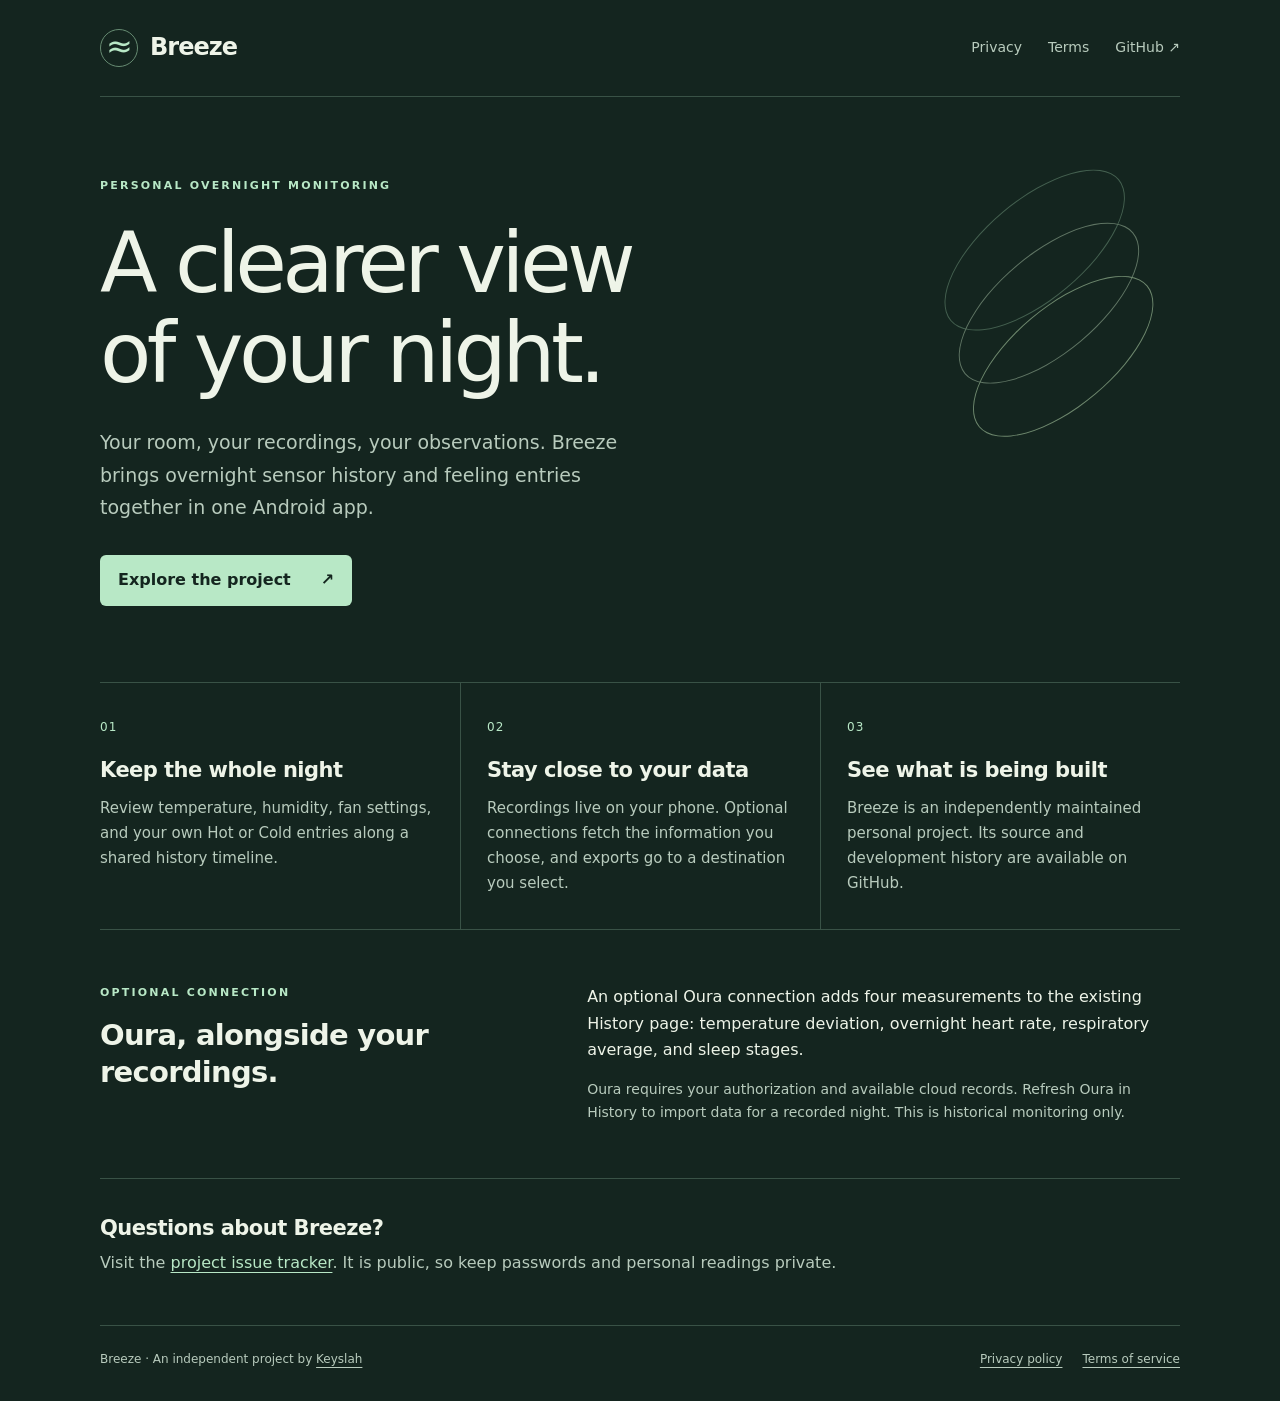
<file: index.html>
<!doctype html>
<html lang="en">
<head>
  <meta charset="utf-8">
  <meta name="viewport" content="width=device-width, initial-scale=1">
  <meta name="description" content="Breeze is a personal Android app for overnight recordings, sensor history, and feeling entries. Learn about the project, privacy, and terms.">
  <meta name="theme-color" content="#14251f">
  <meta name="referrer" content="no-referrer">
  <title>Breeze · A clearer view of your night</title>
  <link rel="stylesheet" href="styles.css">
</head>
<body>
  <a class="skip" href="#main">Skip to content</a>
  <div class="shell">
    <header class="site-header">
      <a class="brand" href="./" aria-current="page"><span class="brand-mark" aria-hidden="true">≈</span>Breeze</a>
      <nav aria-label="Main navigation"><a href="privacy.html">Privacy</a><a href="terms.html">Terms</a><a href="https://github.com/Keyslah/Breeze">GitHub ↗</a></nav>
    </header>
    <main id="main">
      <section class="hero" aria-labelledby="intro">
        <p class="eyebrow">PERSONAL OVERNIGHT MONITORING</p>
        <h1 id="intro">A clearer view<br>of your night.</h1>
        <p class="lede">Your room, your recordings, your observations. Breeze brings overnight sensor history and feeling entries together in one Android app.</p>
        <a class="button" href="https://github.com/Keyslah/Breeze">Explore the project <span aria-hidden="true">↗</span></a>
        <div class="night-lines" aria-hidden="true"><span></span><span></span><span></span></div>
      </section>
      <section class="feature-grid" aria-label="About Breeze">
        <article class="feature"><span class="feature-number">01</span><h2>Keep the whole night</h2><p>Review temperature, humidity, fan settings, and your own Hot or Cold entries along a shared history timeline.</p></article>
        <article class="feature"><span class="feature-number">02</span><h2>Stay close to your data</h2><p>Recordings live on your phone. Optional connections fetch the information you choose, and exports go to a destination you select.</p></article>
        <article class="feature"><span class="feature-number">03</span><h2>See what is being built</h2><p>Breeze is an independently maintained personal project. Its source and development history are available on GitHub.</p></article>
      </section>
      <section class="oura-note" aria-labelledby="oura-title">
        <div><p class="eyebrow">OPTIONAL CONNECTION</p><h2 id="oura-title">Oura, alongside your recordings.</h2></div>
        <div><p>An optional Oura connection adds four measurements to the existing History page: temperature deviation, overnight heart rate, respiratory average, and sleep stages.</p><p class="muted">Oura requires your authorization and available cloud records. Refresh Oura in History to import data for a recorded night. This is historical monitoring only.</p></div>
      </section>
      <section class="contact" aria-labelledby="contact-title"><h2 id="contact-title">Questions about Breeze?</h2><p>Visit the <a href="https://github.com/Keyslah/Breeze/issues">project issue tracker</a>. It is public, so keep passwords and personal readings private.</p></section>
    </main>
    <footer><span>Breeze · An independent project by <a href="https://github.com/Keyslah">Keyslah</a></span><div><a href="privacy.html">Privacy policy</a><a href="terms.html">Terms of service</a></div></footer>
  </div>
</body>
</html>
</file>
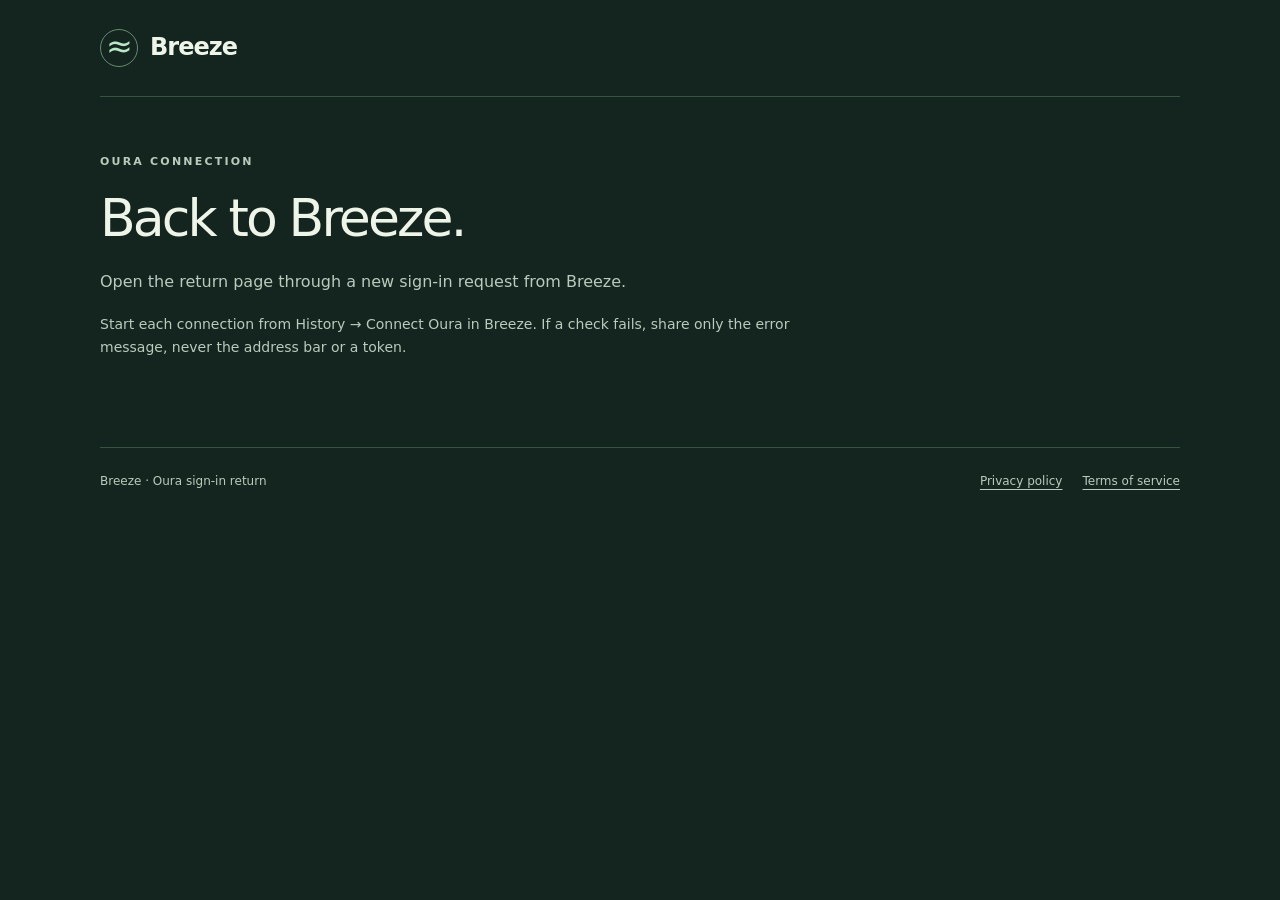
<file: oura-callback.html>
<!doctype html>
<html lang="en">
<head>
  <meta charset="utf-8">
  <meta name="viewport" content="width=device-width, initial-scale=1">
  <meta name="referrer" content="no-referrer">
  <meta name="robots" content="noindex, nofollow">
  <meta http-equiv="Content-Security-Policy" content="default-src 'none'; script-src 'sha256-k+HaX6GYrc3Y58KvjWxyefi1h1cF9XRH7ykNKC5QBnU='; style-src 'self'; connect-src 'none'; base-uri 'none'; form-action 'none'; object-src 'none'; frame-src 'none'; worker-src 'none'">
  <meta name="theme-color" content="#14251f">
  <title>Return to Breeze · Oura sign-in</title>
  <link rel="stylesheet" href="styles.css">
</head>
<body>
  <div class="shell">
    <header class="site-header"><a class="brand" href="./"><span class="brand-mark" aria-hidden="true">≈</span>Breeze</a></header>
    <main class="legal">
      <p class="eyebrow">OURA CONNECTION</p>
      <h1>Back to Breeze.</h1>
      <p id="callback-status" role="status" aria-live="polite">Preparing the return to Breeze…</p>
      <button id="return-to-breeze" class="button" type="button" hidden>Return to Breeze ↗</button>
      <noscript><p>JavaScript is required to return the sign-in response to Breeze. Close this tab, enable JavaScript, and start again from Breeze. Do not copy or share the address bar.</p></noscript>
      <p class="muted">Start each connection from History → Connect Oura in Breeze. If a check fails, share only the error message, never the address bar or a token.</p>
    </main>
    <footer><span>Breeze · Oura sign-in return</span><div><a href="privacy.html">Privacy policy</a><a href="terms.html">Terms of service</a></div></footer>
  </div>
  <script src="oura-callback.js?v=93e1da5fa198adcd" integrity="sha256-k+HaX6GYrc3Y58KvjWxyefi1h1cF9XRH7ykNKC5QBnU=" crossorigin="anonymous"></script>
</body>
</html>
</file>
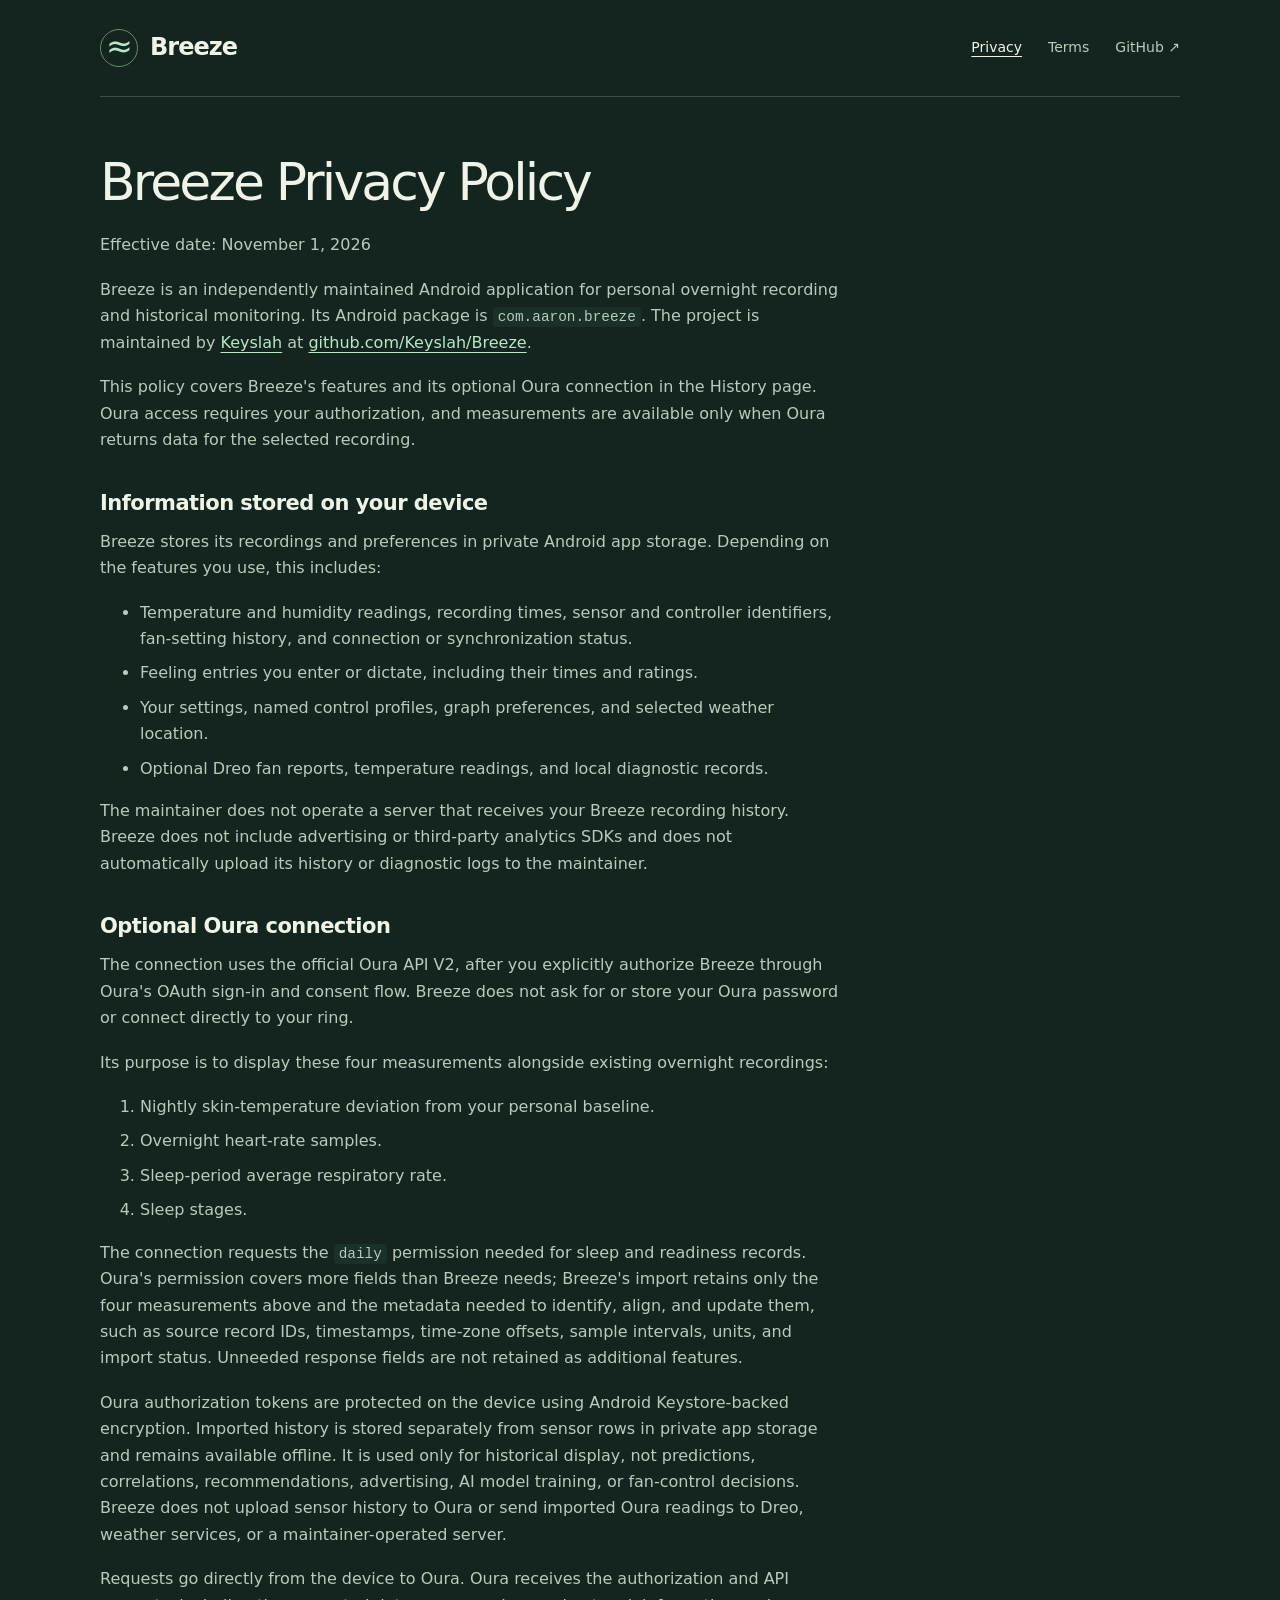
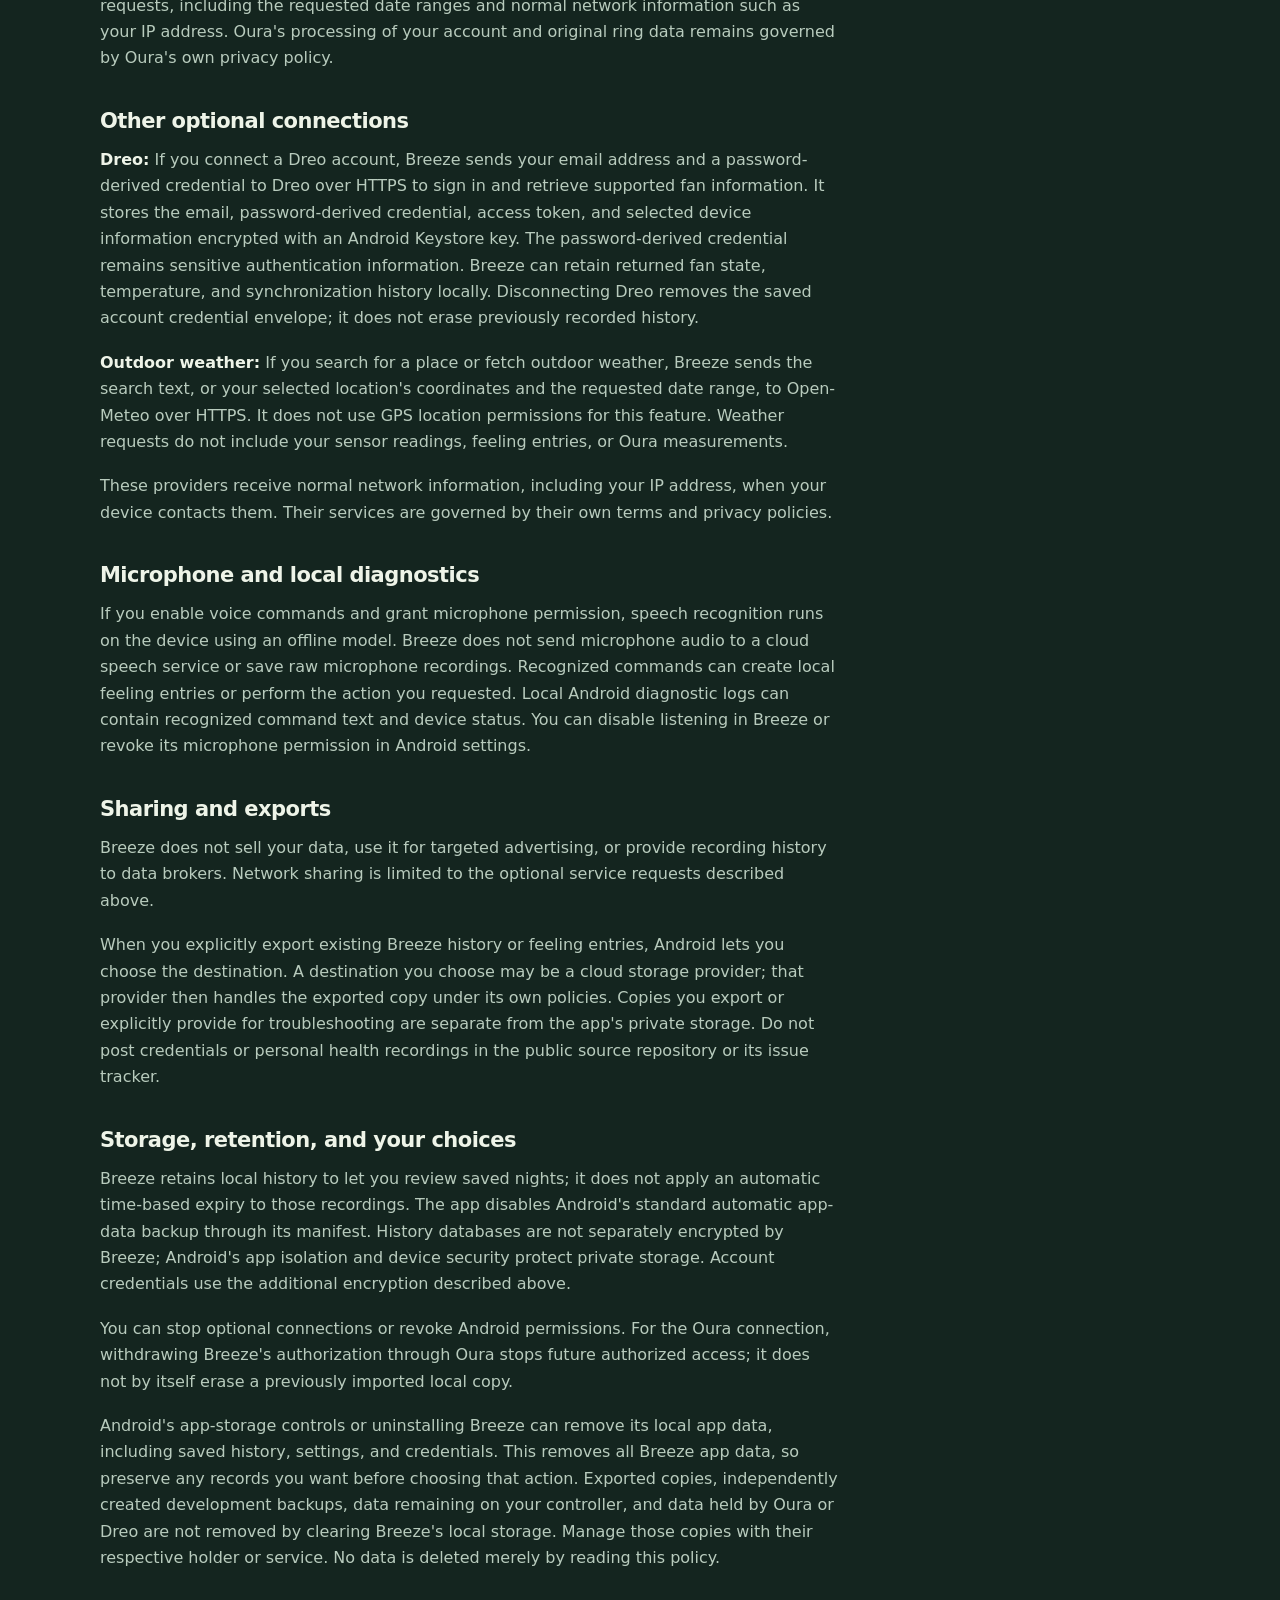
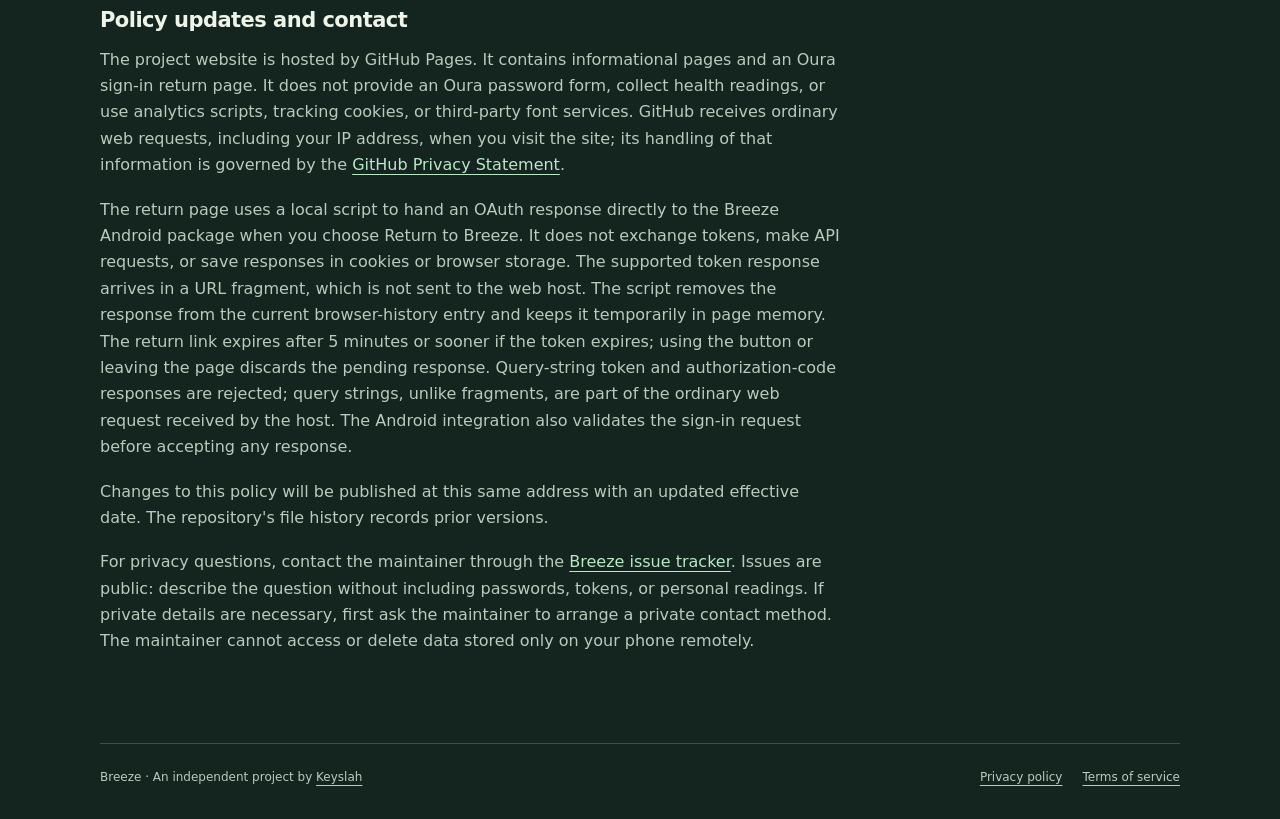
<file: privacy.html>
<!doctype html>
<html lang="en">
<head>
  <meta charset="utf-8">
  <meta name="viewport" content="width=device-width, initial-scale=1">
  <meta name="description" content="Privacy policy for the Breeze Android application and project website.">
  <meta name="theme-color" content="#14251f">
  <meta name="referrer" content="no-referrer">
  <title>Privacy policy · Breeze</title>
  <link rel="stylesheet" href="styles.css">
</head>
<body>
  <a class="skip" href="#main">Skip to content</a>
  <div class="shell">
    <header class="site-header">
      <a class="brand" href="./"><span class="brand-mark" aria-hidden="true">≈</span>Breeze</a>
      <nav aria-label="Main navigation"><a href="privacy.html" aria-current="page">Privacy</a><a href="terms.html">Terms</a><a href="https://github.com/Keyslah/Breeze">GitHub ↗</a></nav>
    </header>
    <main id="main" class="legal">
<h1>Breeze Privacy Policy</h1>
<p>Effective date: November 1, 2026</p>
<p>Breeze is an independently maintained Android application for personal overnight
recording and historical monitoring. Its Android package is <code>com.aaron.breeze</code>.
The project is maintained by <a href="https://github.com/Keyslah">Keyslah</a> at
<a href="https://github.com/Keyslah/Breeze">github.com/Keyslah/Breeze</a>.</p>
<p>This policy covers Breeze's features and its optional Oura connection in the
History page. Oura access requires your authorization, and measurements are
available only when Oura returns data for the selected recording.</p>
<h2>Information stored on your device</h2>
<p>Breeze stores its recordings and preferences in private Android app storage.
Depending on the features you use, this includes:</p>
<ul>
<li>Temperature and humidity readings, recording times, sensor and controller
identifiers, fan-setting history, and connection or synchronization status.</li>
<li>Feeling entries you enter or dictate, including their times and ratings.</li>
<li>Your settings, named control profiles, graph preferences, and selected weather
location.</li>
<li>Optional Dreo fan reports, temperature readings, and local diagnostic records.</li>
</ul>
<p>The maintainer does not operate a server that receives your Breeze recording
history. Breeze does not include advertising or third-party analytics SDKs and
does not automatically upload its history or diagnostic logs to the maintainer.</p>
<h2>Optional Oura connection</h2>
<p>The connection uses the official Oura API V2, after you explicitly
authorize Breeze through Oura's OAuth sign-in and consent flow. Breeze does not
ask for or store your Oura password or connect directly to your ring.</p>
<p>Its purpose is to display these four measurements alongside existing overnight
recordings:</p>
<ol>
<li>Nightly skin-temperature deviation from your personal baseline.</li>
<li>Overnight heart-rate samples.</li>
<li>Sleep-period average respiratory rate.</li>
<li>Sleep stages.</li>
</ol>
<p>The connection requests the <code>daily</code> permission needed for sleep and
readiness records. Oura's permission covers more fields than Breeze needs;
Breeze's import retains only the four measurements above and the metadata
needed to identify, align, and update them, such as source record IDs, timestamps,
time-zone offsets, sample intervals, units, and import status. Unneeded response
fields are not retained as additional features.</p>
<p>Oura authorization tokens are protected on the device using Android
Keystore-backed encryption. Imported history is stored separately from
sensor rows in private app storage and remains available offline. It is
used only for historical display, not predictions, correlations,
recommendations, advertising, AI model training, or fan-control decisions.
Breeze does not upload sensor history to Oura or send imported Oura readings to
Dreo, weather services, or a maintainer-operated server.</p>
<p>Requests go directly from the device to Oura. Oura receives the
authorization and API requests, including the requested date ranges and normal
network information such as your IP address. Oura's processing of your account
and original ring data remains governed by Oura's own privacy policy.</p>
<h2>Other optional connections</h2>
<p><strong>Dreo:</strong> If you connect a Dreo account, Breeze sends your email address and a
password-derived credential to Dreo over HTTPS to sign in and retrieve supported
fan information. It stores the email, password-derived credential, access token,
and selected device information encrypted with an Android Keystore key. The
password-derived credential remains sensitive authentication information.
Breeze can retain returned fan state, temperature, and synchronization history
locally. Disconnecting Dreo removes the saved account credential envelope; it
does not erase previously recorded history.</p>
<p><strong>Outdoor weather:</strong> If you search for a place or fetch outdoor weather, Breeze
sends the search text, or your selected location's coordinates and the requested
date range, to Open-Meteo over HTTPS. It does not use GPS location permissions
for this feature. Weather requests do not include your sensor readings, feeling
entries, or Oura measurements.</p>
<p>These providers receive normal network information, including your IP address,
when your device contacts them. Their services are governed by their own terms
and privacy policies.</p>
<h2>Microphone and local diagnostics</h2>
<p>If you enable voice commands and grant microphone permission, speech recognition
runs on the device using an offline model. Breeze does not send microphone audio
to a cloud speech service or save raw microphone recordings. Recognized commands
can create local feeling entries or perform the action you requested. Local
Android diagnostic logs can contain recognized command text and device status.
You can disable listening in Breeze or revoke its microphone permission in
Android settings.</p>
<h2>Sharing and exports</h2>
<p>Breeze does not sell your data, use it for targeted advertising, or provide
recording history to data brokers. Network sharing is limited to the optional
service requests described above.</p>
<p>When you explicitly export existing Breeze history or feeling entries, Android
lets you choose the destination. A destination you choose may be a cloud storage
provider; that provider then handles the exported copy under its own policies.
Copies you export or explicitly provide for troubleshooting are separate from
the app's private storage. Do not post credentials or personal health recordings
in the public source repository or its issue tracker.</p>
<h2>Storage, retention, and your choices</h2>
<p>Breeze retains local history to let you review saved nights; it does not apply
an automatic time-based expiry to those recordings. The app disables Android's
standard automatic app-data backup through its manifest. History databases are
not separately encrypted by Breeze; Android's app isolation and device security
protect private storage. Account credentials use the additional encryption
described above.</p>
<p>You can stop optional connections or revoke Android permissions. For the
Oura connection, withdrawing Breeze's authorization through Oura stops future
authorized access; it does not by itself erase a previously imported local copy.</p>
<p>Android's app-storage controls or uninstalling Breeze can remove its local app
data, including saved history, settings, and credentials. This removes all
Breeze app data, so preserve any records you want before choosing that action.
Exported copies, independently created development backups, data remaining on
your controller, and data held by Oura or Dreo are not removed by clearing
Breeze's local storage. Manage those copies with their respective holder or
service. No data is deleted merely by reading this policy.</p>
<h2>Policy updates and contact</h2>
<p>The project website is hosted by GitHub Pages. It contains informational pages
and an Oura sign-in return page. It does not provide an Oura password form, collect health readings, or use
analytics scripts, tracking cookies, or third-party font services. GitHub
receives ordinary web requests, including your IP address, when you visit the
site; its handling of that information is governed by the
<a href="https://docs.github.com/en/site-policy/privacy-policies/github-general-privacy-statement">GitHub Privacy Statement</a>.</p>
<p>The return page uses a local script to hand an OAuth response directly to the
Breeze Android package when you choose Return to Breeze. It does not exchange
tokens, make API requests, or save responses in cookies or browser storage.
The supported token response arrives in a URL fragment, which is not sent to
the web host. The script removes the response from the current browser-history
entry and keeps it temporarily in page memory. The return link expires after
5 minutes or sooner if the token expires; using the button or leaving the page
discards the pending response. Query-string token and authorization-code
responses are rejected; query strings, unlike fragments, are part of the
ordinary web request received by the host. The Android integration also
validates the sign-in request before accepting any response.</p>
<p>Changes to this policy will be published at this same address with an updated
effective date. The repository's file history records prior versions.</p>
<p>For privacy questions, contact the maintainer through the
<a href="https://github.com/Keyslah/Breeze/issues">Breeze issue tracker</a>. Issues are public:
describe the question without including passwords, tokens, or personal readings.
If private details are necessary, first ask the maintainer to arrange a private
contact method. The maintainer cannot access or delete data stored only on your
phone remotely.</p>

    </main>
    <footer><span>Breeze · An independent project by <a href="https://github.com/Keyslah">Keyslah</a></span><div><a href="privacy.html">Privacy policy</a><a href="terms.html">Terms of service</a></div></footer>
  </div>
</body>
</html>
</file>
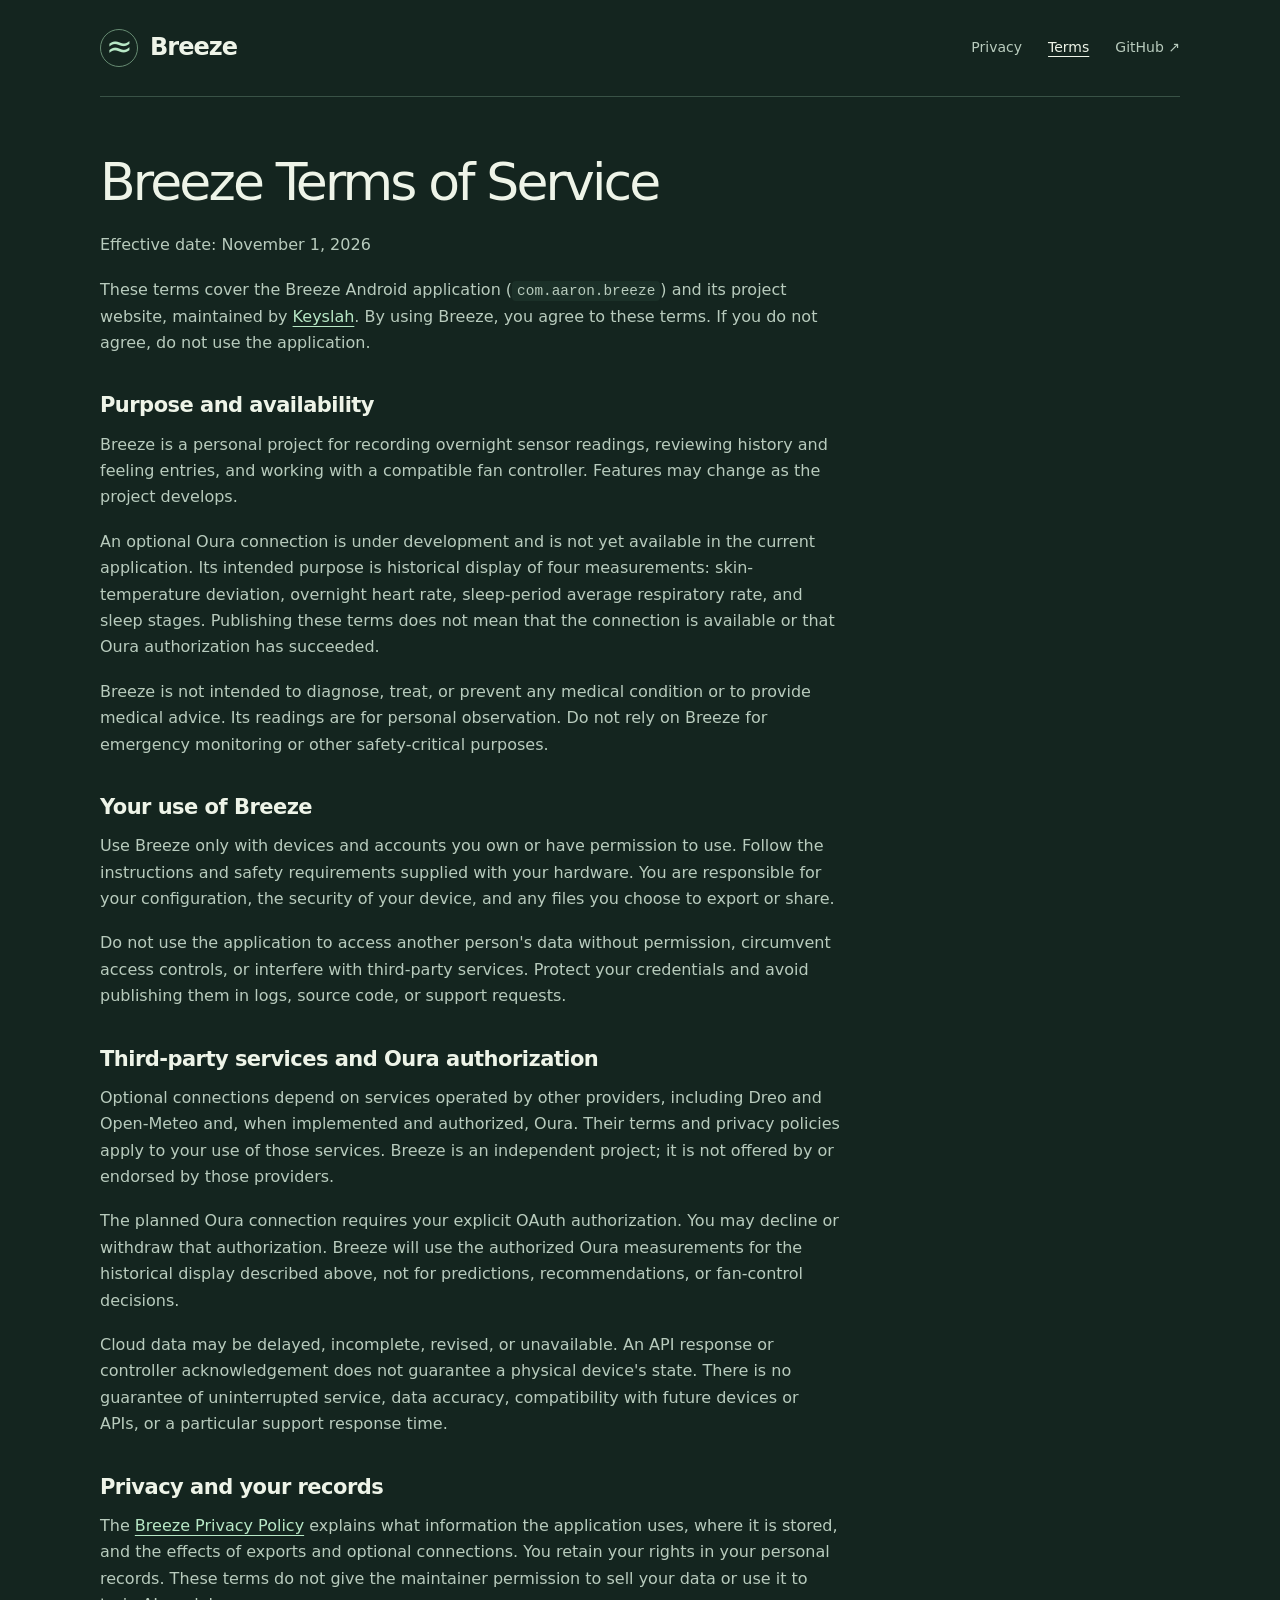
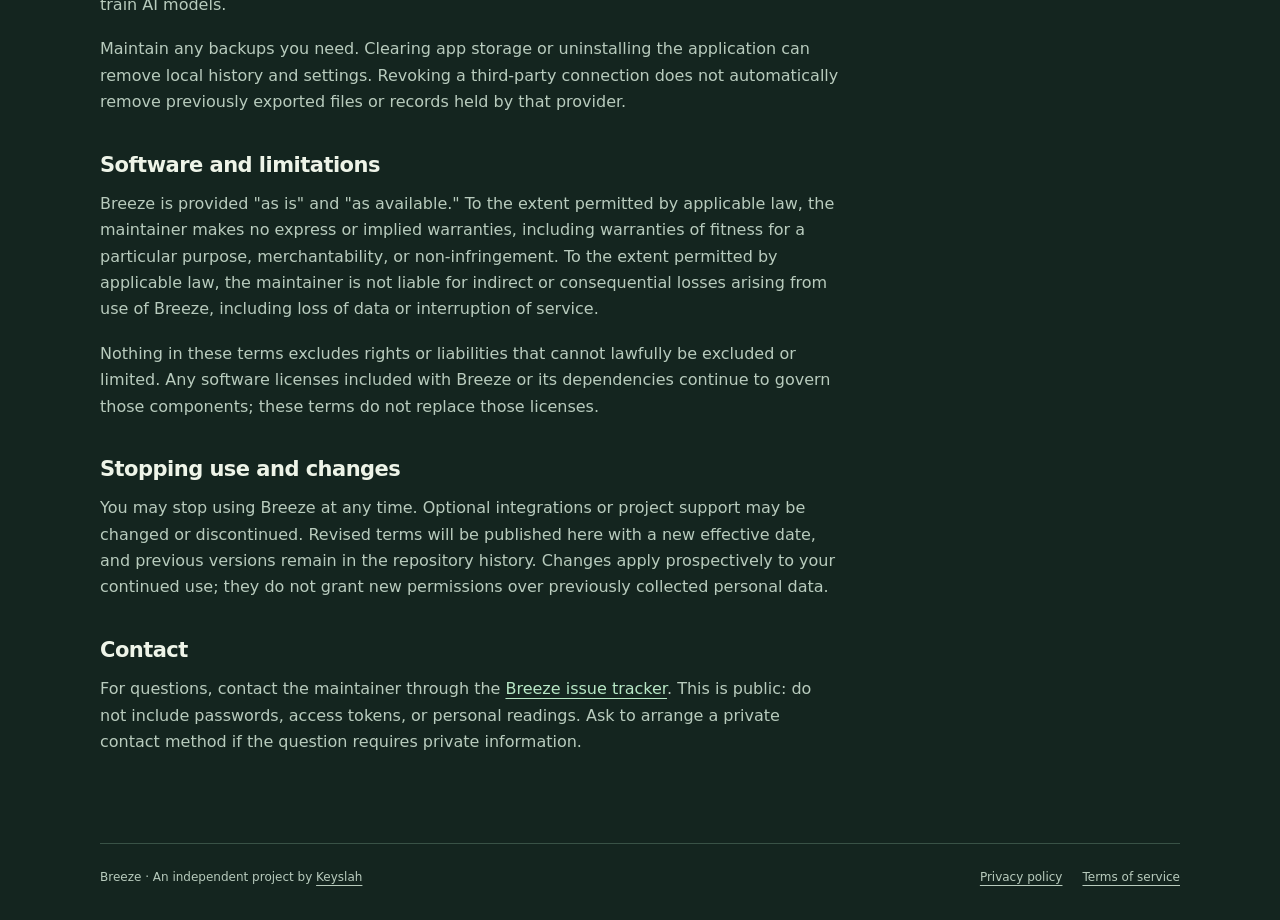
<file: terms.html>
<!doctype html>
<html lang="en">
<head>
  <meta charset="utf-8">
  <meta name="viewport" content="width=device-width, initial-scale=1">
  <meta name="description" content="Terms of service for the Breeze Android application and project website.">
  <meta name="theme-color" content="#14251f">
  <meta name="referrer" content="no-referrer">
  <title>Terms of service · Breeze</title>
  <link rel="stylesheet" href="styles.css">
</head>
<body>
  <a class="skip" href="#main">Skip to content</a>
  <div class="shell">
    <header class="site-header">
      <a class="brand" href="./"><span class="brand-mark" aria-hidden="true">≈</span>Breeze</a>
      <nav aria-label="Main navigation"><a href="privacy.html">Privacy</a><a href="terms.html" aria-current="page">Terms</a><a href="https://github.com/Keyslah/Breeze">GitHub ↗</a></nav>
    </header>
    <main id="main" class="legal">
<h1>Breeze Terms of Service</h1>
<p>Effective date: November 1, 2026</p>
<p>These terms cover the Breeze Android application (<code>com.aaron.breeze</code>) and its
project website, maintained by <a href="https://github.com/Keyslah">Keyslah</a>. By using
Breeze, you agree to these terms. If you do not agree, do not use the application.</p>
<h2>Purpose and availability</h2>
<p>Breeze is a personal project for recording overnight sensor readings, reviewing
history and feeling entries, and working with a compatible fan controller.
Features may change as the project develops.</p>
<p>An optional Oura connection is under development and is not yet available in the
current application. Its intended purpose is historical display of four
measurements: skin-temperature deviation, overnight heart rate, sleep-period
average respiratory rate, and sleep stages. Publishing these terms does not
mean that the connection is available or that Oura authorization has succeeded.</p>
<p>Breeze is not intended to diagnose, treat, or prevent any medical condition or
to provide medical advice. Its readings are for personal observation. Do not
rely on Breeze for emergency monitoring or other safety-critical purposes.</p>
<h2>Your use of Breeze</h2>
<p>Use Breeze only with devices and accounts you own or have permission to use.
Follow the instructions and safety requirements supplied with your hardware.
You are responsible for your configuration, the security of your device, and
any files you choose to export or share.</p>
<p>Do not use the application to access another person's data without permission,
circumvent access controls, or interfere with third-party services. Protect your
credentials and avoid publishing them in logs, source code, or support requests.</p>
<h2>Third-party services and Oura authorization</h2>
<p>Optional connections depend on services operated by other providers, including
Dreo and Open-Meteo and, when implemented and authorized, Oura. Their terms and
privacy policies apply to your use of those services. Breeze is an independent
project; it is not offered by or endorsed by those providers.</p>
<p>The planned Oura connection requires your explicit OAuth authorization. You may
decline or withdraw that authorization. Breeze will use the authorized Oura
measurements for the historical display described above, not for predictions,
recommendations, or fan-control decisions.</p>
<p>Cloud data may be delayed, incomplete, revised, or unavailable. An API response
or controller acknowledgement does not guarantee a physical device's state.
There is no guarantee of uninterrupted service, data accuracy, compatibility
with future devices or APIs, or a particular support response time.</p>
<h2>Privacy and your records</h2>
<p>The <a href="privacy.html">Breeze Privacy Policy</a> explains what information the application
uses, where it is stored, and the effects of exports and optional connections.
You retain your rights in your personal records. These terms do not give the
maintainer permission to sell your data or use it to train AI models.</p>
<p>Maintain any backups you need. Clearing app storage or uninstalling the
application can remove local history and settings. Revoking a third-party
connection does not automatically remove previously exported files or records
held by that provider.</p>
<h2>Software and limitations</h2>
<p>Breeze is provided &quot;as is&quot; and &quot;as available.&quot; To the extent permitted by
applicable law, the maintainer makes no express or implied warranties, including
warranties of fitness for a particular purpose, merchantability, or
non-infringement. To the extent permitted by applicable law, the maintainer is
not liable for indirect or consequential losses arising from use of Breeze,
including loss of data or interruption of service.</p>
<p>Nothing in these terms excludes rights or liabilities that cannot lawfully be
excluded or limited. Any software licenses included with Breeze or its
dependencies continue to govern those components; these terms do not replace
those licenses.</p>
<h2>Stopping use and changes</h2>
<p>You may stop using Breeze at any time. Optional integrations or project support
may be changed or discontinued. Revised terms will be published here with a
new effective date, and previous versions remain in the repository history.
Changes apply prospectively to your continued use; they do not grant new
permissions over previously collected personal data.</p>
<h2>Contact</h2>
<p>For questions, contact the maintainer through the
<a href="https://github.com/Keyslah/Breeze/issues">Breeze issue tracker</a>. This is public:
do not include passwords, access tokens, or personal readings. Ask to arrange
a private contact method if the question requires private information.</p>

    </main>
    <footer><span>Breeze · An independent project by <a href="https://github.com/Keyslah">Keyslah</a></span><div><a href="privacy.html">Privacy policy</a><a href="terms.html">Terms of service</a></div></footer>
  </div>
</body>
</html>
</file>
<file: styles.css>
:root { color-scheme: dark; --bg:#14251f; --panel:#1b3028; --ink:#eef4e8; --muted:#b8cbbd; --mint:#b8e8c6; --line:#395246; }
* { box-sizing:border-box; }
[hidden] { display:none !important; }
button.button { border:0; cursor:pointer; font:inherit; margin:8px 0 24px; }
button:focus-visible { outline:3px solid var(--mint); outline-offset:6px; }
html { scroll-behavior:smooth; }
body { margin:0; background:var(--bg); color:var(--ink); font-family:system-ui,-apple-system,BlinkMacSystemFont,"Segoe UI",sans-serif; font-size:16px; line-height:1.65; }
a { color:var(--mint); text-underline-offset:4px; }
a:hover { color:#fff; }
a:focus-visible { outline:3px solid var(--mint); outline-offset:6px; border-radius:3px; }
.shell { width:min(1080px,calc(100% - 64px)); margin:auto; }
.skip { position:absolute; top:-100px; left:20px; padding:10px 18px; z-index:3; background:var(--ink); color:var(--bg); }
.skip:focus { top:12px; }
.site-header { display:flex; align-items:center; justify-content:space-between; gap:24px; padding:28px 0; border-bottom:1px solid var(--line); }
.brand { display:inline-flex; align-items:center; gap:12px; font-weight:650; font-size:24px; letter-spacing:-1px; text-decoration:none; color:var(--ink); }
.brand-mark { display:grid; place-items:center; width:38px; height:38px; border:1px solid #668b72; border-radius:50%; color:var(--mint); font-size:32px; font-weight:400; line-height:1; padding-bottom:4px; }
nav { display:flex; align-items:center; flex-wrap:wrap; gap:26px; }
nav a { font-size:14px; text-decoration:none; color:var(--muted); }
nav a[aria-current="page"] { color:var(--ink); text-decoration:underline; }
.hero { position:relative; padding:80px 0 76px; overflow:hidden; }
.eyebrow { color:var(--mint); font-size:11px; font-weight:650; letter-spacing:.2em; margin:0 0 24px; }
h1 { font-size:clamp(42px,7.5vw,84px); font-weight:450; line-height:1.07; letter-spacing:-.055em; margin:0 0 28px; }
.lede { position:relative; max-width:550px; color:var(--muted); font-size:19px; line-height:1.7; margin:0 0 32px; z-index:1; }
.button { position:relative; display:inline-flex; align-items:center; gap:30px; background:var(--mint); color:var(--bg); font-weight:600; border-radius:6px; text-decoration:none; padding:12px 18px; z-index:1; }
.button:hover { background:#dcf5d7; color:var(--bg); }
.night-lines { position:absolute; right:12px; top:100px; width:220px; height:280px; opacity:.5; transform:rotate(-15deg); }
.night-lines span { position:absolute; display:block; width:220px; height:100px; border:1px solid #739a7f; border-radius:50%; transform:rotate(-25deg); }
.night-lines span:nth-child(2) { top:55px; border-color:#a9c3a7; }
.night-lines span:nth-child(3) { top:110px; border-color:#c4e7b9; }
.feature-grid { display:grid; grid-template-columns:repeat(3,minmax(0,1fr)); border-top:1px solid var(--line); border-bottom:1px solid var(--line); }
.feature { padding:30px 26px 34px; }
.feature:first-child { padding-left:0; }
.feature:last-child { padding-right:0; }
.feature+.feature { border-left:1px solid var(--line); }
.feature-number { color:var(--mint); font-size:12px; letter-spacing:.1em; }
h2 { font-size:21px; line-height:1.3; font-weight:550; letter-spacing:-.025em; }
.feature h2 { margin:18px 0 12px; }
.feature p { color:var(--muted); font-size:15px; margin:0; }
.oura-note { display:grid; grid-template-columns:1fr 1.35fr; gap:48px; padding:54px 0; border-bottom:1px solid var(--line); }
.oura-note .eyebrow { margin-bottom:14px; }
.oura-note h2 { font-size:29px; margin:0; }
.oura-note p { margin:0 0 14px; }
.oura-note p:last-child { margin-bottom:0; }
.muted { color:var(--muted); font-size:14px; }
.contact { padding:36px 0 48px; }
.contact h2 { margin:0 0 8px; }
.contact p { color:var(--muted); margin:0; }
footer { display:flex; justify-content:space-between; flex-wrap:wrap; gap:18px; color:var(--muted); font-size:12px; padding:24px 0 32px; border-top:1px solid var(--line); }
footer div { display:flex; gap:20px; }
footer a { color:var(--muted); }
.legal { max-width:740px; padding:56px 0 70px; }
.legal h1 { font-size:clamp(34px,5vw,52px); line-height:1.15; margin-bottom:20px; }
.legal h2 { margin:36px 0 12px; color:var(--ink); }
.legal p,.legal li { color:var(--muted); }
.legal strong { color:var(--ink); font-weight:600; }
.legal p { margin:0 0 18px; }
.legal li+li { margin-top:8px; }
.legal code { font-size:.9em; overflow-wrap:anywhere; background:var(--panel); border-radius:4px; padding:2px 5px; }
.legal a { overflow-wrap:anywhere; }
@media(max-width:850px) { .night-lines { opacity:.18; right:-65px; } .oura-note { gap:26px; } }
@media(max-width:620px) { .shell { width:calc(100% - 36px); } .site-header { gap:18px; padding:20px 0; flex-wrap:wrap; } nav { gap:20px; } .hero { padding:52px 0; } .lede { font-size:17px; } .night-lines { display:none; } .feature-grid { grid-template-columns:1fr; } .feature,.feature:first-child,.feature:last-child { padding:25px 0; } .feature+.feature { border-left:0; border-top:1px solid var(--line); } .feature h2 { margin-top:12px; } .oura-note { grid-template-columns:1fr; gap:24px; padding:36px 0; } .legal { padding-top:38px; } }
@media(prefers-reduced-motion:reduce) { html { scroll-behavior:auto; } }
</file>
